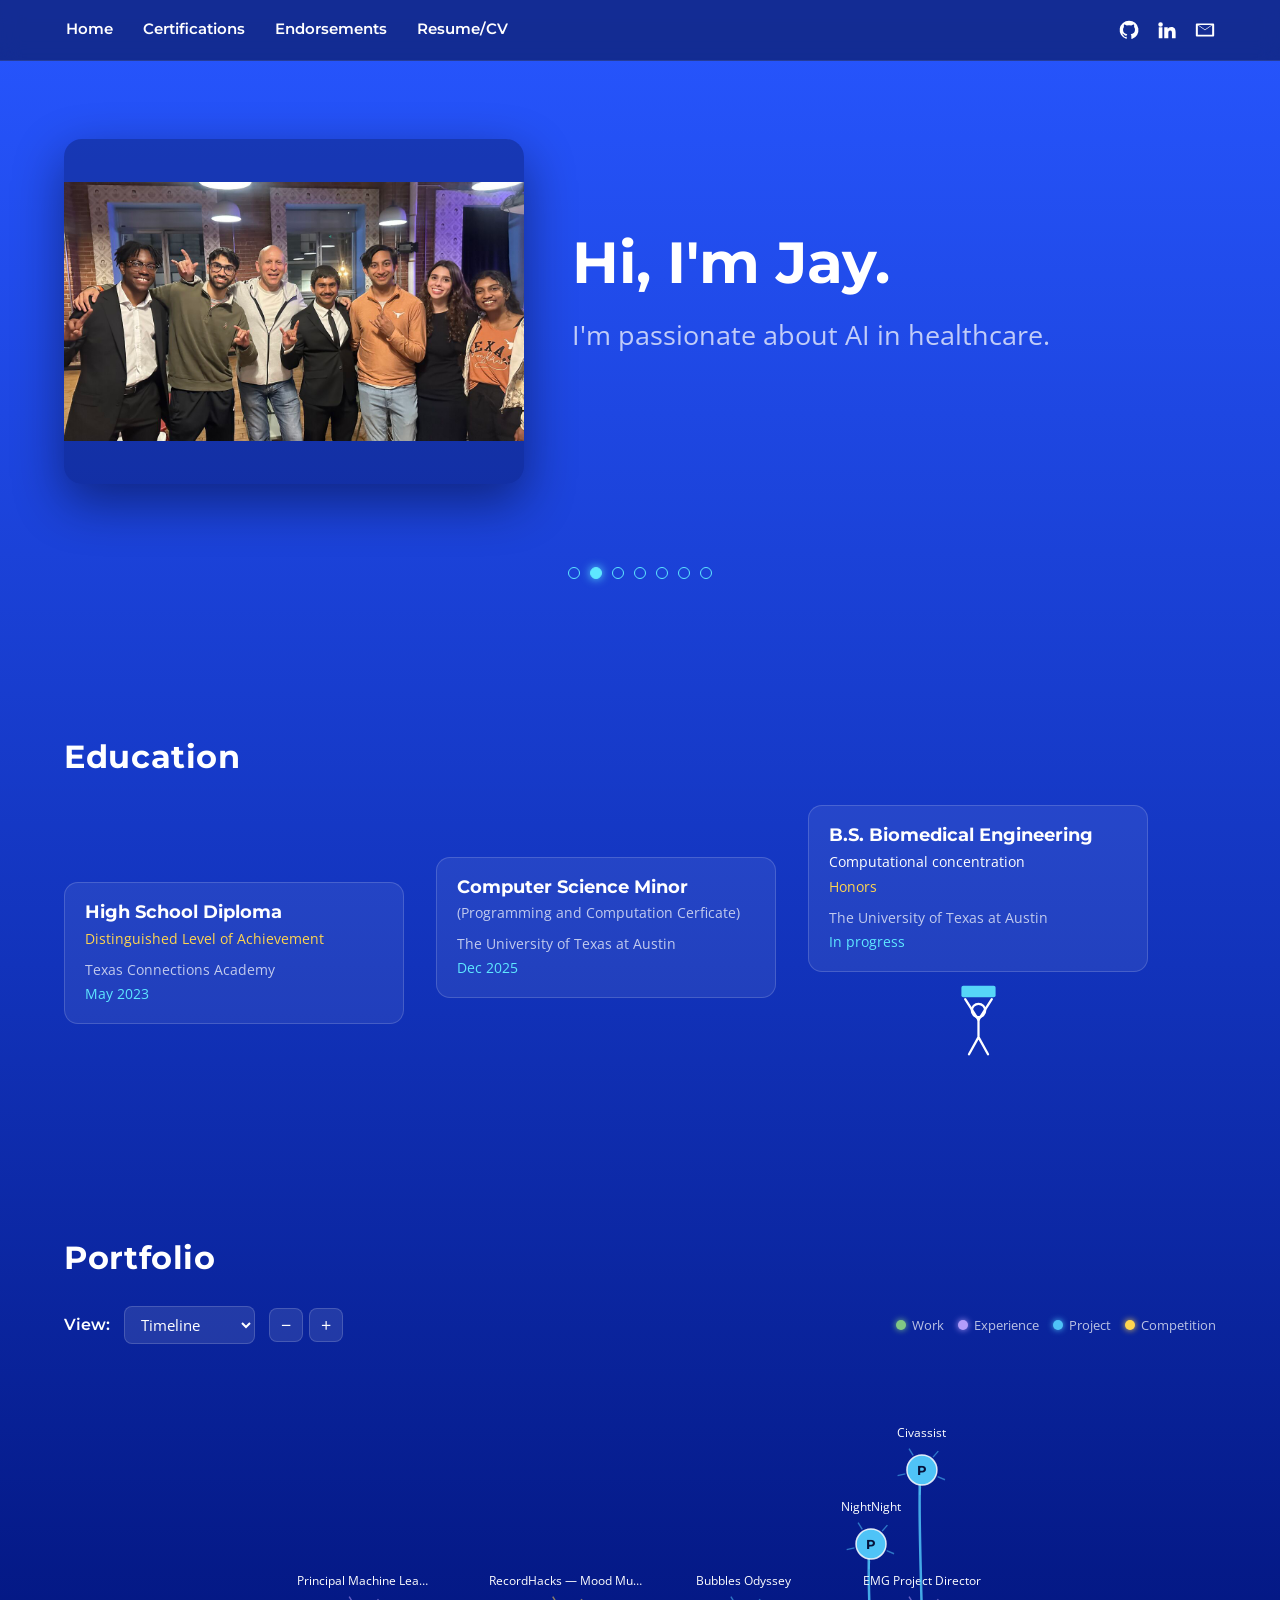
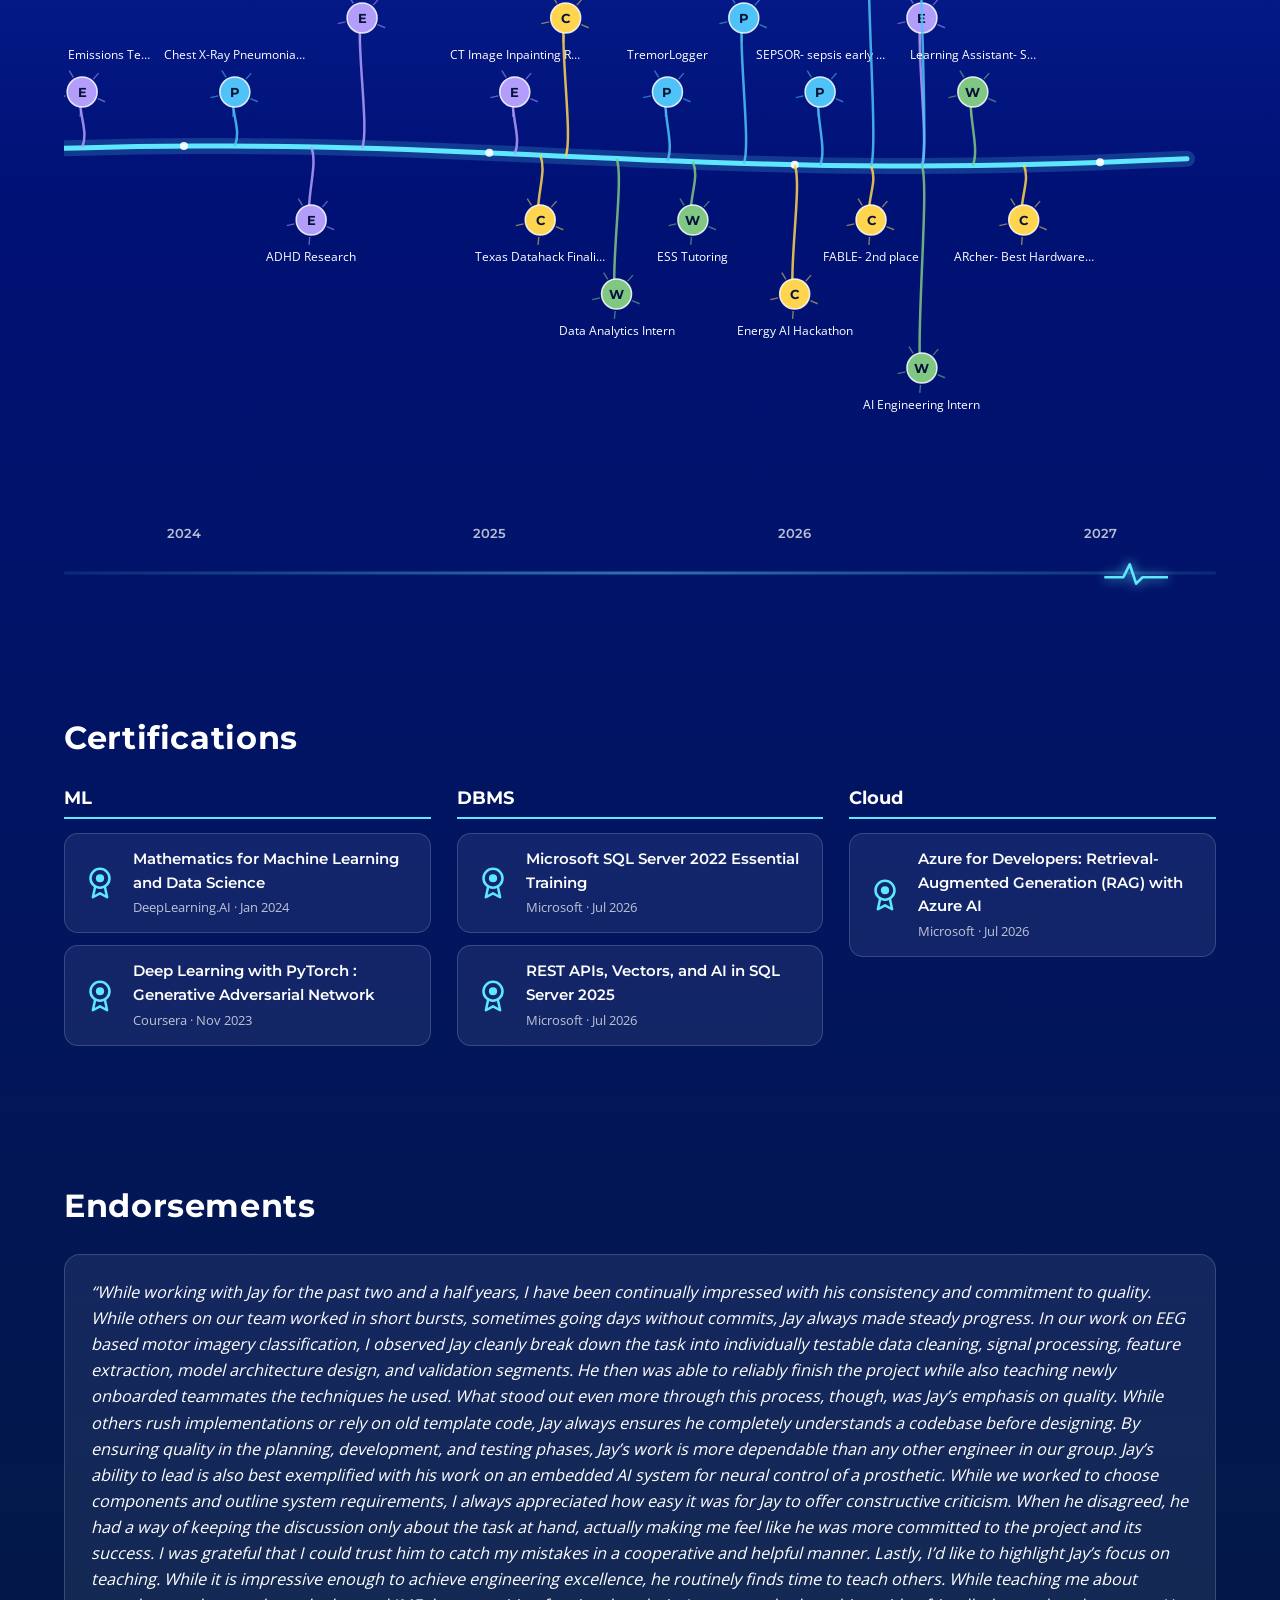
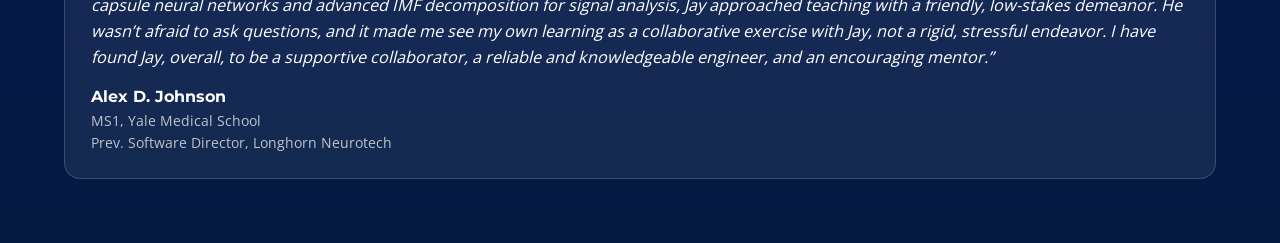
<file: index.html>
<!DOCTYPE html>
<html lang="en">
<head>
  <meta charset="UTF-8">
  <meta name="viewport" content="width=device-width, initial-scale=1.0">
  <meta name="description" content="Jay Damodaran — biomedical engineer portfolio: projects, research, work experience, certifications, and endorsements.">
  <title>Jay Damodaran — Biomedical Engineer</title>

  <!-- All assets are local (vendored) — no third-party runtime requests. -->
  <link rel="stylesheet" href="lib/fonts/fonts.css">
  <link rel="stylesheet" href="css/styles.css">
  <!-- Vendored markdown parser (lib/marked.min.js); loaded before the modules use it. -->
  <script src="lib/marked.min.js"></script>
</head>
<body>

  <!-- ============================================================ -->
  <!-- Sticky top navigation                                         -->
  <!-- ============================================================ -->
  <!-- Full-width bar carries the background; .nav-inner centers the content. -->
  <nav class="top-nav">
    <div class="nav-inner">
    <!-- Hamburger (mobile only): toggles the .nav-links dropdown -->
    <button id="nav-toggle" class="nav-toggle" aria-label="Menu" aria-expanded="false" aria-controls="nav-links">
      <svg viewBox="0 0 24 24" class="nav-icon"><path d="M3 6h18M3 12h18M3 18h18" stroke="currentColor" stroke-width="2" stroke-linecap="round"/></svg>
    </button>
    <div class="nav-links" id="nav-links">
      <a href="#hero">Home</a>
      <a href="#certifications">Certifications</a>
      <a href="#endorsements">Endorsements</a>
      <a href="docs.html">Resume/CV</a>
    </div>
    <div class="nav-icons">
      <!-- TODO(Jay): replace the three placeholder URLs/email below -->
      <a href="https://github.com/Jay-Damodaran" target="_blank" rel="noopener" aria-label="GitHub">
        <svg viewBox="0 0 24 24" class="nav-icon"><path d="M12 1.8a10.2 10.2 0 0 0-3.22 19.88c.51.1.7-.22.7-.49v-1.72c-2.84.62-3.44-1.37-3.44-1.37-.46-1.18-1.13-1.49-1.13-1.49-.93-.63.07-.62.07-.62 1.03.07 1.57 1.05 1.57 1.05.91 1.56 2.39 1.11 2.97.85.09-.66.36-1.11.65-1.37-2.27-.26-4.65-1.13-4.65-5.04 0-1.11.4-2.02 1.05-2.74-.1-.26-.45-1.3.1-2.7 0 0 .86-.28 2.8 1.05a9.73 9.73 0 0 1 5.1 0c1.95-1.33 2.8-1.05 2.8-1.05.56 1.4.21 2.44.1 2.7.65.72 1.05 1.63 1.05 2.74 0 3.92-2.39 4.78-4.66 5.03.37.32.69.94.69 1.9v2.81c0 .27.18.6.7.49A10.2 10.2 0 0 0 12 1.8z" fill="currentColor"/></svg>
      </a>
      <a href="https://www.linkedin.com/in/jaydamobme/" target="_blank" rel="noopener" aria-label="LinkedIn">
        <svg viewBox="0 0 24 24" class="nav-icon"><path d="M4.98 3.5a2.5 2.5 0 1 1 0 5 2.5 2.5 0 0 1 0-5zM3 9h4v12H3zM9 9h3.8v1.7h.05c.53-1 1.83-2.06 3.77-2.06 4.03 0 4.78 2.65 4.78 6.1V21h-4v-5.5c0-1.31-.02-3-1.83-3-1.83 0-2.11 1.43-2.11 2.9V21H9z" fill="currentColor"/></svg>
      </a>
      <a href="mailto:jay.damo2021@gmail.com" aria-label="Email">
        <svg viewBox="0 0 24 24" class="nav-icon"><path d="M3 5h18a1 1 0 0 1 1 1v12a1 1 0 0 1-1 1H3a1 1 0 0 1-1-1V6a1 1 0 0 1 1-1zm9 7.3L4.2 6.8v10.4h15.6V6.8L12 12.3zM4.9 6.5l7.1 5 7.1-5H4.9z" fill="currentColor"/></svg>
      </a>
    </div>
    </div><!-- /.nav-inner -->
  </nav>

  <!-- ============================================================ -->
  <!-- 1. Hero — photos + statements cycle in sync; tracker bubbles  -->
  <!--    sit at the bottom, centered under both columns             -->
  <!-- ============================================================ -->
  <section id="hero" class="hero">
    <div id="hero-photos" class="hero-photos" aria-label="Photos of Jay"></div>
    <div class="hero-text">
      <h1>Hi, I'm Jay.</h1>
      <p id="hero-statement" class="hero-statement"></p>
    </div>
    <div id="hero-bubbles" class="hero-bubbles" aria-label="Statement tracker"></div>
  </section>

  <!-- ============================================================ -->
  <!-- 2. Education — animated step-by-step reveal                   -->
  <!-- ============================================================ -->
  <section id="education" class="section">
    <h2 class="section-title">Education</h2>
    <div id="education-steps" class="education-steps"><!-- filled by main.js --></div>
  </section>

  <!-- ============================================================ -->
  <!-- 3. Portfolio — Timeline / List / Detailed List                -->
  <!-- ============================================================ -->
  <section id="portfolio" class="section">
    <h2 class="section-title">Portfolio</h2>

    <div class="portfolio-toolbar">
      <label class="view-label" for="portfolio-view-select">View:</label>
      <select id="portfolio-view-select" class="view-select">
        <option value="timeline" selected>Timeline</option>
        <option value="list">List</option>
        <option value="detailed">Detailed List</option>
      </select>

      <!-- Zoom controls apply to the Timeline view (Ctrl+scroll also zooms). -->
      <div class="tl-zoom-controls">
        <button id="tl-zoom-out" class="tl-zoom-btn" aria-label="Zoom out">−</button>
        <button id="tl-zoom-in" class="tl-zoom-btn" aria-label="Zoom in">+</button>
      </div>

      <!-- Color legend for node types -->
      <div class="tl-legend" role="list" aria-label="Item type color legend">
        <span class="legend-item" style="--type-color:#81c784">Work</span>
        <span class="legend-item" style="--type-color:#b39dfb">Experience</span>
        <span class="legend-item" style="--type-color:#4fc3f7">Project</span>
        <span class="legend-item" style="--type-color:#ffd54f">Competition</span>
      </div>
    </div>

    <!-- Timeline view (default): nervous-system nerve with branching events -->
    <div id="view-timeline" class="portfolio-view">
      <div id="timeline-scroll" class="timeline-scroll">
        <div id="timeline-svg-host" class="timeline-svg-host"><!-- SVG injected by portfolio.js --></div>
      </div>
      <!-- Custom scrollbar: nerve track + action-potential spike thumb -->
      <div id="ap-scrollbar" class="ap-scrollbar">
        <div class="ap-track"></div>
        <div class="ap-thumb" tabindex="0" role="slider" aria-label="Scroll timeline"
             aria-orientation="horizontal">
          <svg viewBox="0 0 60 24" class="ap-spike">
            <path d="M0 16 L18 16 L24 4 L30 22 L36 16 L60 16" fill="none" stroke="currentColor" stroke-width="2.5" stroke-linejoin="round"/>
          </svg>
        </div>
      </div>
    </div>

    <!-- List view: squircle cards, grouped by type -->
    <div id="view-list" class="portfolio-view" hidden><!-- filled by portfolio.js --></div>

    <!-- Detailed List view: full detail blocks down the page -->
    <div id="view-detailed" class="portfolio-view" hidden><!-- filled by portfolio.js --></div>
  </section>

  <!-- ============================================================ -->
  <!-- 4. Certifications                                             -->
  <!-- ============================================================ -->
  <section id="certifications" class="section">
    <h2 class="section-title">Certifications</h2>
    <div id="cert-columns" class="cert-columns"><!-- filled by portfolio.js --></div>
  </section>

  <!-- ============================================================ -->
  <!-- 5. Endorsements                                               -->
  <!-- ============================================================ -->
  <section id="endorsements" class="section">
    <h2 class="section-title">Endorsements</h2>
    <div id="endorsement-cards" class="endorsement-cards"><!-- filled by portfolio.js --></div>
  </section>

  <!-- ============================================================ -->
  <!-- Shared detail-card modal (used by Timeline and List views)    -->
  <!-- ============================================================ -->
  <div id="detail-modal" class="modal-overlay" aria-hidden="true" role="dialog" aria-modal="true">
    <div class="modal-card">
      <button class="modal-close" aria-label="Close">×</button>
      <div class="modal-body"><!-- shared detail renderer output --></div>
    </div>
  </div>

  <script type="module" src="js/main.js"></script>
</body>
</html>
</file>
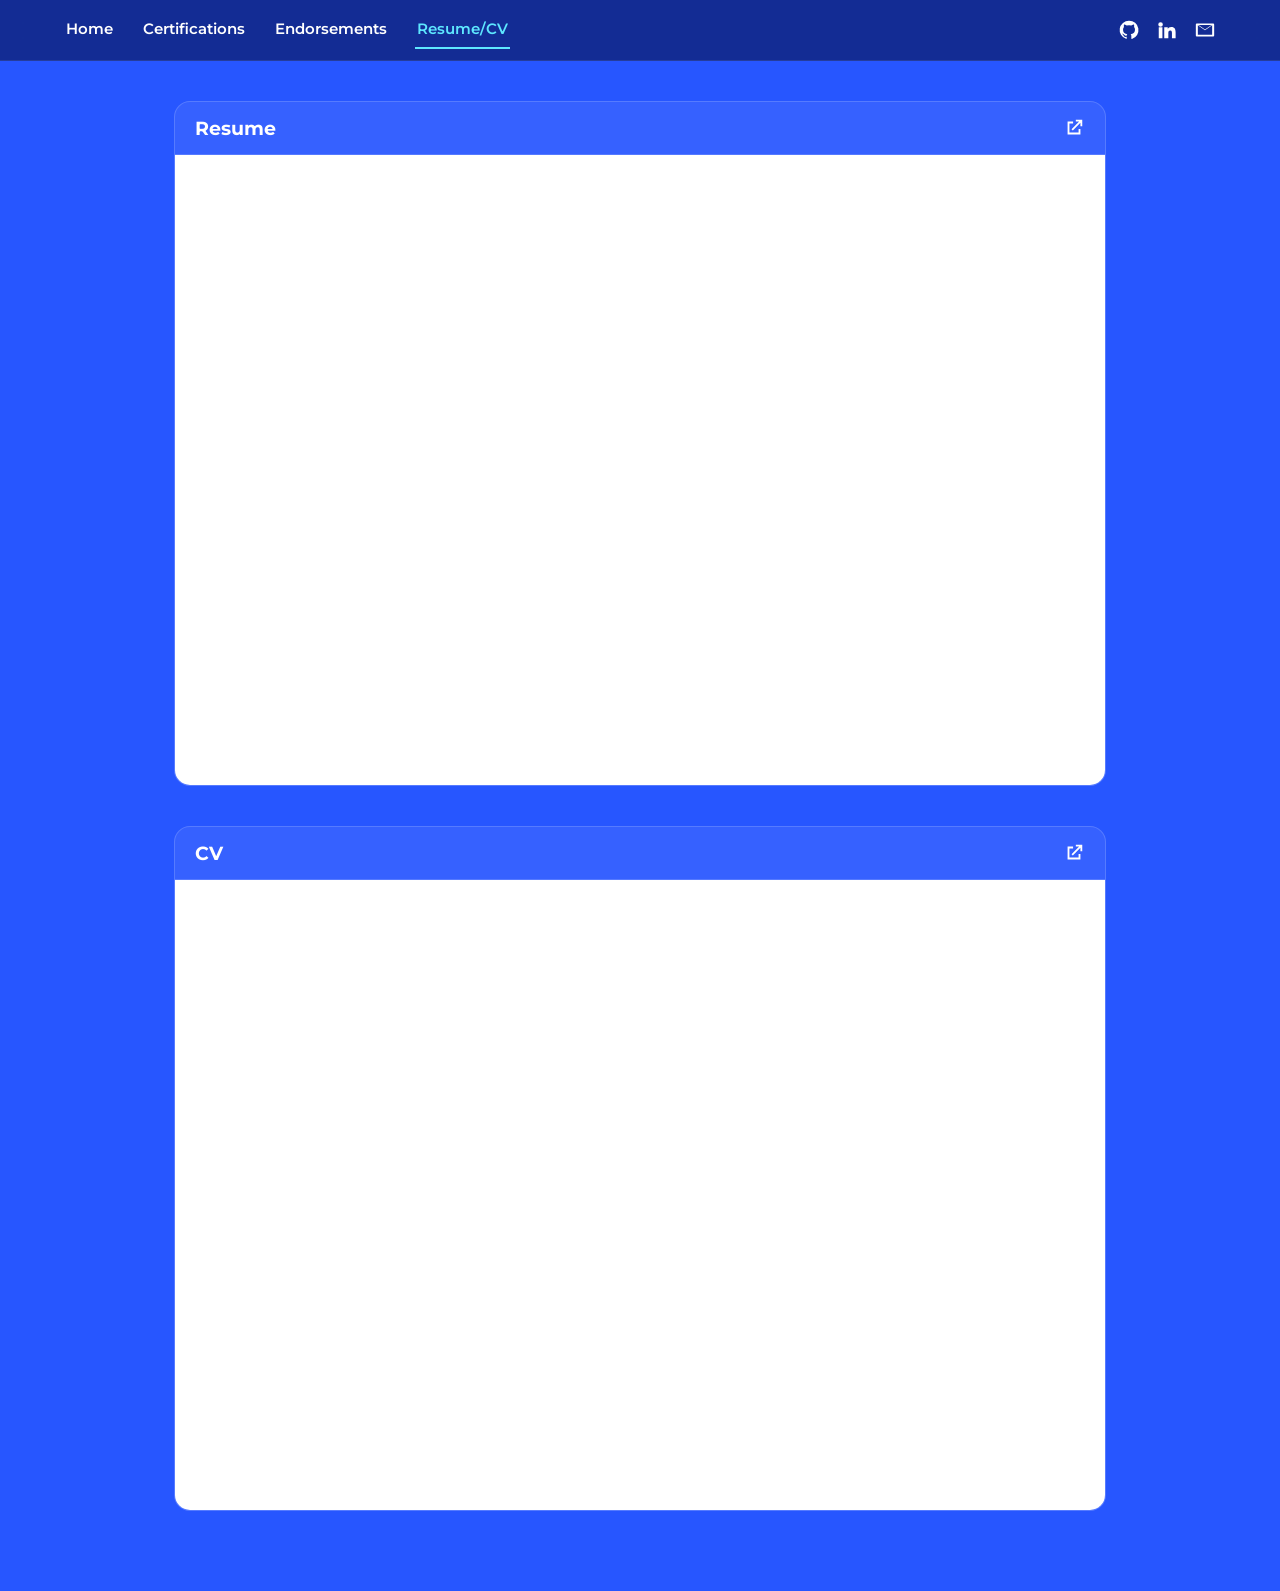
<file: docs.html>
<!DOCTYPE html>
<html lang="en">
<head>
  <meta charset="UTF-8">
  <meta name="viewport" content="width=device-width, initial-scale=1.0">
  <meta name="description" content="Jay Damodaran — resume and CV.">
  <title>Jay Damodaran — Resume &amp; CV</title>
  <link rel="stylesheet" href="lib/fonts/fonts.css">
  <link rel="stylesheet" href="css/styles.css">
</head>
<body class="docs-page">

  <!-- Same sticky nav as the home page; section links point back to index.html -->
  <!-- Full-width bar carries the background; .nav-inner centers the content.
       Section links use full index.html#... paths so they work from this page. -->
  <nav class="top-nav">
    <div class="nav-inner">
    <!-- Hamburger (mobile only): toggles the .nav-links dropdown -->
    <button id="nav-toggle" class="nav-toggle" aria-label="Menu" aria-expanded="false" aria-controls="nav-links">
      <svg viewBox="0 0 24 24" class="nav-icon"><path d="M3 6h18M3 12h18M3 18h18" stroke="currentColor" stroke-width="2" stroke-linecap="round"/></svg>
    </button>
    <div class="nav-links" id="nav-links">
      <a href="index.html">Home</a>
      <a href="index.html#certifications">Certifications</a>
      <a href="index.html#endorsements">Endorsements</a>
      <a href="docs.html" class="active">Resume/CV</a>
    </div>
    <div class="nav-icons">
      <!-- TODO(Jay): replace the three placeholder URLs/email below -->
      <a href="https://github.com/Jay-Damodaran" target="_blank" rel="noopener" aria-label="GitHub">
        <svg viewBox="0 0 24 24" class="nav-icon"><path d="M12 1.8a10.2 10.2 0 0 0-3.22 19.88c.51.1.7-.22.7-.49v-1.72c-2.84.62-3.44-1.37-3.44-1.37-.46-1.18-1.13-1.49-1.13-1.49-.93-.63.07-.62.07-.62 1.03.07 1.57 1.05 1.57 1.05.91 1.56 2.39 1.11 2.97.85.09-.66.36-1.11.65-1.37-2.27-.26-4.65-1.13-4.65-5.04 0-1.11.4-2.02 1.05-2.74-.1-.26-.45-1.3.1-2.7 0 0 .86-.28 2.8 1.05a9.73 9.73 0 0 1 5.1 0c1.95-1.33 2.8-1.05 2.8-1.05.56 1.4.21 2.44.1 2.7.65.72 1.05 1.63 1.05 2.74 0 3.92-2.39 4.78-4.66 5.03.37.32.69.94.69 1.9v2.81c0 .27.18.6.7.49A10.2 10.2 0 0 0 12 1.8z" fill="currentColor"/></svg>
      </a>
      <a href="https://www.linkedin.com/in/jaydamobme/" target="_blank" rel="noopener" aria-label="LinkedIn">
        <svg viewBox="0 0 24 24" class="nav-icon"><path d="M4.98 3.5a2.5 2.5 0 1 1 0 5 2.5 2.5 0 0 1 0-5zM3 9h4v12H3zM9 9h3.8v1.7h.05c.53-1 1.83-2.06 3.77-2.06 4.03 0 4.78 2.65 4.78 6.1V21h-4v-5.5c0-1.31-.02-3-1.83-3-1.83 0-2.11 1.43-2.11 2.9V21H9z" fill="currentColor"/></svg>
      </a>
      <a href="mailto:jay.damo2021@gmail.com" aria-label="Email">
        <svg viewBox="0 0 24 24" class="nav-icon"><path d="M3 5h18a1 1 0 0 1 1 1v12a1 1 0 0 1-1 1H3a1 1 0 0 1-1-1V6a1 1 0 0 1 1-1zm9 7.3L4.2 6.8v10.4h15.6V6.8L12 12.3zM4.9 6.5l7.1 5 7.1-5H4.9z" fill="currentColor"/></svg>
      </a>
    </div>
    </div><!-- /.nav-inner -->
  </nav>

  <main class="docs-main">
    <!-- Resume: independently scrollable container with open-in-new-window icon -->
    <section class="doc-container">
      <header class="doc-header">
        <h2>Resume</h2>
        <a class="doc-open" href="assets/ML%20Resume.pdf" target="_blank" rel="noopener" aria-label="Open resume in a new window" title="Open in new window">
          <svg viewBox="0 0 24 24" class="doc-open-icon"><path d="M14 3h7v7h-2V6.4l-8.3 8.3-1.4-1.4L17.6 5H14V3zM5 5h6v2H7v10h10v-4h2v6H5V5z" fill="currentColor"/></svg>
        </a>
      </header>
      <div class="doc-scroll">
        <iframe src="assets/ML%20Resume.pdf" title="Resume PDF" class="doc-frame"></iframe>
      </div>
    </section>

    <!-- CV: same layout, second stacked container -->
    <section class="doc-container">
      <header class="doc-header">
        <h2>CV</h2>
        <a class="doc-open" href="assets/CV.pdf" target="_blank" rel="noopener" aria-label="Open CV in a new window" title="Open in new window">
          <svg viewBox="0 0 24 24" class="doc-open-icon"><path d="M14 3h7v7h-2V6.4l-8.3 8.3-1.4-1.4L17.6 5H14V3zM5 5h6v2H7v10h10v-4h2v6H5V5z" fill="currentColor"/></svg>
        </a>
      </header>
      <div class="doc-scroll">
        <iframe src="assets/CV.pdf" title="CV PDF" class="doc-frame"></iframe>
      </div>
    </section>
  </main>

  <!-- Shared nav behavior (hamburger menu); self-initializing module. -->
  <script type="module" src="js/nav.js"></script>
</body>
</html>
</file>
<file: lib/fonts/fonts.css>
/* cyrillic-ext */
@font-face {
  font-family: 'Montserrat';
  font-style: normal;
  font-weight: 600;
  font-display: swap;
  src: url(./JTUSjIg1_i6t8kCHKm459WRhyzbi.woff2) format('woff2');
  unicode-range: U+0460-052F, U+1C80-1C8A, U+20B4, U+2DE0-2DFF, U+A640-A69F, U+FE2E-FE2F;
}
/* cyrillic */
@font-face {
  font-family: 'Montserrat';
  font-style: normal;
  font-weight: 600;
  font-display: swap;
  src: url(./JTUSjIg1_i6t8kCHKm459W1hyzbi.woff2) format('woff2');
  unicode-range: U+0301, U+0400-045F, U+0490-0491, U+04B0-04B1, U+2116;
}
/* vietnamese */
@font-face {
  font-family: 'Montserrat';
  font-style: normal;
  font-weight: 600;
  font-display: swap;
  src: url(./JTUSjIg1_i6t8kCHKm459WZhyzbi.woff2) format('woff2');
  unicode-range: U+0102-0103, U+0110-0111, U+0128-0129, U+0168-0169, U+01A0-01A1, U+01AF-01B0, U+0300-0301, U+0303-0304, U+0308-0309, U+0323, U+0329, U+1EA0-1EF9, U+20AB;
}
/* latin-ext */
@font-face {
  font-family: 'Montserrat';
  font-style: normal;
  font-weight: 600;
  font-display: swap;
  src: url(./JTUSjIg1_i6t8kCHKm459Wdhyzbi.woff2) format('woff2');
  unicode-range: U+0100-02BA, U+02BD-02C5, U+02C7-02CC, U+02CE-02D7, U+02DD-02FF, U+0304, U+0308, U+0329, U+1D00-1DBF, U+1E00-1E9F, U+1EF2-1EFF, U+2020, U+20A0-20AB, U+20AD-20C0, U+2113, U+2C60-2C7F, U+A720-A7FF;
}
/* latin */
@font-face {
  font-family: 'Montserrat';
  font-style: normal;
  font-weight: 600;
  font-display: swap;
  src: url(./JTUSjIg1_i6t8kCHKm459Wlhyw.woff2) format('woff2');
  unicode-range: U+0000-00FF, U+0131, U+0152-0153, U+02BB-02BC, U+02C6, U+02DA, U+02DC, U+0304, U+0308, U+0329, U+2000-206F, U+20AC, U+2122, U+2191, U+2193, U+2212, U+2215, U+FEFF, U+FFFD;
}
/* cyrillic-ext */
@font-face {
  font-family: 'Montserrat';
  font-style: normal;
  font-weight: 700;
  font-display: swap;
  src: url(./JTUSjIg1_i6t8kCHKm459WRhyzbi.woff2) format('woff2');
  unicode-range: U+0460-052F, U+1C80-1C8A, U+20B4, U+2DE0-2DFF, U+A640-A69F, U+FE2E-FE2F;
}
/* cyrillic */
@font-face {
  font-family: 'Montserrat';
  font-style: normal;
  font-weight: 700;
  font-display: swap;
  src: url(./JTUSjIg1_i6t8kCHKm459W1hyzbi.woff2) format('woff2');
  unicode-range: U+0301, U+0400-045F, U+0490-0491, U+04B0-04B1, U+2116;
}
/* vietnamese */
@font-face {
  font-family: 'Montserrat';
  font-style: normal;
  font-weight: 700;
  font-display: swap;
  src: url(./JTUSjIg1_i6t8kCHKm459WZhyzbi.woff2) format('woff2');
  unicode-range: U+0102-0103, U+0110-0111, U+0128-0129, U+0168-0169, U+01A0-01A1, U+01AF-01B0, U+0300-0301, U+0303-0304, U+0308-0309, U+0323, U+0329, U+1EA0-1EF9, U+20AB;
}
/* latin-ext */
@font-face {
  font-family: 'Montserrat';
  font-style: normal;
  font-weight: 700;
  font-display: swap;
  src: url(./JTUSjIg1_i6t8kCHKm459Wdhyzbi.woff2) format('woff2');
  unicode-range: U+0100-02BA, U+02BD-02C5, U+02C7-02CC, U+02CE-02D7, U+02DD-02FF, U+0304, U+0308, U+0329, U+1D00-1DBF, U+1E00-1E9F, U+1EF2-1EFF, U+2020, U+20A0-20AB, U+20AD-20C0, U+2113, U+2C60-2C7F, U+A720-A7FF;
}
/* latin */
@font-face {
  font-family: 'Montserrat';
  font-style: normal;
  font-weight: 700;
  font-display: swap;
  src: url(./JTUSjIg1_i6t8kCHKm459Wlhyw.woff2) format('woff2');
  unicode-range: U+0000-00FF, U+0131, U+0152-0153, U+02BB-02BC, U+02C6, U+02DA, U+02DC, U+0304, U+0308, U+0329, U+2000-206F, U+20AC, U+2122, U+2191, U+2193, U+2212, U+2215, U+FEFF, U+FFFD;
}
/* cyrillic-ext */
@font-face {
  font-family: 'Open Sans';
  font-style: normal;
  font-weight: 400;
  font-stretch: 100%;
  font-display: swap;
  src: url(./memvYaGs126MiZpBA-UvWbX2vVnXBbObj2OVTSKmu1aB.woff2) format('woff2');
  unicode-range: U+0460-052F, U+1C80-1C8A, U+20B4, U+2DE0-2DFF, U+A640-A69F, U+FE2E-FE2F;
}
/* cyrillic */
@font-face {
  font-family: 'Open Sans';
  font-style: normal;
  font-weight: 400;
  font-stretch: 100%;
  font-display: swap;
  src: url(./memvYaGs126MiZpBA-UvWbX2vVnXBbObj2OVTSumu1aB.woff2) format('woff2');
  unicode-range: U+0301, U+0400-045F, U+0490-0491, U+04B0-04B1, U+2116;
}
/* greek-ext */
@font-face {
  font-family: 'Open Sans';
  font-style: normal;
  font-weight: 400;
  font-stretch: 100%;
  font-display: swap;
  src: url(./memvYaGs126MiZpBA-UvWbX2vVnXBbObj2OVTSOmu1aB.woff2) format('woff2');
  unicode-range: U+1F00-1FFF;
}
/* greek */
@font-face {
  font-family: 'Open Sans';
  font-style: normal;
  font-weight: 400;
  font-stretch: 100%;
  font-display: swap;
  src: url(./memvYaGs126MiZpBA-UvWbX2vVnXBbObj2OVTSymu1aB.woff2) format('woff2');
  unicode-range: U+0370-0377, U+037A-037F, U+0384-038A, U+038C, U+038E-03A1, U+03A3-03FF;
}
/* hebrew */
@font-face {
  font-family: 'Open Sans';
  font-style: normal;
  font-weight: 400;
  font-stretch: 100%;
  font-display: swap;
  src: url(./memvYaGs126MiZpBA-UvWbX2vVnXBbObj2OVTS2mu1aB.woff2) format('woff2');
  unicode-range: U+0307-0308, U+0590-05FF, U+200C-2010, U+20AA, U+25CC, U+FB1D-FB4F;
}
/* math */
@font-face {
  font-family: 'Open Sans';
  font-style: normal;
  font-weight: 400;
  font-stretch: 100%;
  font-display: swap;
  src: url(./memvYaGs126MiZpBA-UvWbX2vVnXBbObj2OVTVOmu1aB.woff2) format('woff2');
  unicode-range: U+0302-0303, U+0305, U+0307-0308, U+0310, U+0312, U+0315, U+031A, U+0326-0327, U+032C, U+032F-0330, U+0332-0333, U+0338, U+033A, U+0346, U+034D, U+0391-03A1, U+03A3-03A9, U+03B1-03C9, U+03D1, U+03D5-03D6, U+03F0-03F1, U+03F4-03F5, U+2016-2017, U+2034-2038, U+203C, U+2040, U+2043, U+2047, U+2050, U+2057, U+205F, U+2070-2071, U+2074-208E, U+2090-209C, U+20D0-20DC, U+20E1, U+20E5-20EF, U+2100-2112, U+2114-2115, U+2117-2121, U+2123-214F, U+2190, U+2192, U+2194-21AE, U+21B0-21E5, U+21F1-21F2, U+21F4-2211, U+2213-2214, U+2216-22FF, U+2308-230B, U+2310, U+2319, U+231C-2321, U+2336-237A, U+237C, U+2395, U+239B-23B7, U+23D0, U+23DC-23E1, U+2474-2475, U+25AF, U+25B3, U+25B7, U+25BD, U+25C1, U+25CA, U+25CC, U+25FB, U+266D-266F, U+27C0-27FF, U+2900-2AFF, U+2B0E-2B11, U+2B30-2B4C, U+2BFE, U+3030, U+FF5B, U+FF5D, U+1D400-1D7FF, U+1EE00-1EEFF;
}
/* symbols */
@font-face {
  font-family: 'Open Sans';
  font-style: normal;
  font-weight: 400;
  font-stretch: 100%;
  font-display: swap;
  src: url(./memvYaGs126MiZpBA-UvWbX2vVnXBbObj2OVTUGmu1aB.woff2) format('woff2');
  unicode-range: U+0001-000C, U+000E-001F, U+007F-009F, U+20DD-20E0, U+20E2-20E4, U+2150-218F, U+2190, U+2192, U+2194-2199, U+21AF, U+21E6-21F0, U+21F3, U+2218-2219, U+2299, U+22C4-22C6, U+2300-243F, U+2440-244A, U+2460-24FF, U+25A0-27BF, U+2800-28FF, U+2921-2922, U+2981, U+29BF, U+29EB, U+2B00-2BFF, U+4DC0-4DFF, U+FFF9-FFFB, U+10140-1018E, U+10190-1019C, U+101A0, U+101D0-101FD, U+102E0-102FB, U+10E60-10E7E, U+1D2C0-1D2D3, U+1D2E0-1D37F, U+1F000-1F0FF, U+1F100-1F1AD, U+1F1E6-1F1FF, U+1F30D-1F30F, U+1F315, U+1F31C, U+1F31E, U+1F320-1F32C, U+1F336, U+1F378, U+1F37D, U+1F382, U+1F393-1F39F, U+1F3A7-1F3A8, U+1F3AC-1F3AF, U+1F3C2, U+1F3C4-1F3C6, U+1F3CA-1F3CE, U+1F3D4-1F3E0, U+1F3ED, U+1F3F1-1F3F3, U+1F3F5-1F3F7, U+1F408, U+1F415, U+1F41F, U+1F426, U+1F43F, U+1F441-1F442, U+1F444, U+1F446-1F449, U+1F44C-1F44E, U+1F453, U+1F46A, U+1F47D, U+1F4A3, U+1F4B0, U+1F4B3, U+1F4B9, U+1F4BB, U+1F4BF, U+1F4C8-1F4CB, U+1F4D6, U+1F4DA, U+1F4DF, U+1F4E3-1F4E6, U+1F4EA-1F4ED, U+1F4F7, U+1F4F9-1F4FB, U+1F4FD-1F4FE, U+1F503, U+1F507-1F50B, U+1F50D, U+1F512-1F513, U+1F53E-1F54A, U+1F54F-1F5FA, U+1F610, U+1F650-1F67F, U+1F687, U+1F68D, U+1F691, U+1F694, U+1F698, U+1F6AD, U+1F6B2, U+1F6B9-1F6BA, U+1F6BC, U+1F6C6-1F6CF, U+1F6D3-1F6D7, U+1F6E0-1F6EA, U+1F6F0-1F6F3, U+1F6F7-1F6FC, U+1F700-1F7FF, U+1F800-1F80B, U+1F810-1F847, U+1F850-1F859, U+1F860-1F887, U+1F890-1F8AD, U+1F8B0-1F8BB, U+1F8C0-1F8C1, U+1F900-1F90B, U+1F93B, U+1F946, U+1F984, U+1F996, U+1F9E9, U+1FA00-1FA6F, U+1FA70-1FA7C, U+1FA80-1FA89, U+1FA8F-1FAC6, U+1FACE-1FADC, U+1FADF-1FAE9, U+1FAF0-1FAF8, U+1FB00-1FBFF;
}
/* vietnamese */
@font-face {
  font-family: 'Open Sans';
  font-style: normal;
  font-weight: 400;
  font-stretch: 100%;
  font-display: swap;
  src: url(./memvYaGs126MiZpBA-UvWbX2vVnXBbObj2OVTSCmu1aB.woff2) format('woff2');
  unicode-range: U+0102-0103, U+0110-0111, U+0128-0129, U+0168-0169, U+01A0-01A1, U+01AF-01B0, U+0300-0301, U+0303-0304, U+0308-0309, U+0323, U+0329, U+1EA0-1EF9, U+20AB;
}
/* latin-ext */
@font-face {
  font-family: 'Open Sans';
  font-style: normal;
  font-weight: 400;
  font-stretch: 100%;
  font-display: swap;
  src: url(./memvYaGs126MiZpBA-UvWbX2vVnXBbObj2OVTSGmu1aB.woff2) format('woff2');
  unicode-range: U+0100-02BA, U+02BD-02C5, U+02C7-02CC, U+02CE-02D7, U+02DD-02FF, U+0304, U+0308, U+0329, U+1D00-1DBF, U+1E00-1E9F, U+1EF2-1EFF, U+2020, U+20A0-20AB, U+20AD-20C0, U+2113, U+2C60-2C7F, U+A720-A7FF;
}
/* latin */
@font-face {
  font-family: 'Open Sans';
  font-style: normal;
  font-weight: 400;
  font-stretch: 100%;
  font-display: swap;
  src: url(./memvYaGs126MiZpBA-UvWbX2vVnXBbObj2OVTS-muw.woff2) format('woff2');
  unicode-range: U+0000-00FF, U+0131, U+0152-0153, U+02BB-02BC, U+02C6, U+02DA, U+02DC, U+0304, U+0308, U+0329, U+2000-206F, U+20AC, U+2122, U+2191, U+2193, U+2212, U+2215, U+FEFF, U+FFFD;
}
/* cyrillic-ext */
@font-face {
  font-family: 'Open Sans';
  font-style: normal;
  font-weight: 600;
  font-stretch: 100%;
  font-display: swap;
  src: url(./memvYaGs126MiZpBA-UvWbX2vVnXBbObj2OVTSKmu1aB.woff2) format('woff2');
  unicode-range: U+0460-052F, U+1C80-1C8A, U+20B4, U+2DE0-2DFF, U+A640-A69F, U+FE2E-FE2F;
}
/* cyrillic */
@font-face {
  font-family: 'Open Sans';
  font-style: normal;
  font-weight: 600;
  font-stretch: 100%;
  font-display: swap;
  src: url(./memvYaGs126MiZpBA-UvWbX2vVnXBbObj2OVTSumu1aB.woff2) format('woff2');
  unicode-range: U+0301, U+0400-045F, U+0490-0491, U+04B0-04B1, U+2116;
}
/* greek-ext */
@font-face {
  font-family: 'Open Sans';
  font-style: normal;
  font-weight: 600;
  font-stretch: 100%;
  font-display: swap;
  src: url(./memvYaGs126MiZpBA-UvWbX2vVnXBbObj2OVTSOmu1aB.woff2) format('woff2');
  unicode-range: U+1F00-1FFF;
}
/* greek */
@font-face {
  font-family: 'Open Sans';
  font-style: normal;
  font-weight: 600;
  font-stretch: 100%;
  font-display: swap;
  src: url(./memvYaGs126MiZpBA-UvWbX2vVnXBbObj2OVTSymu1aB.woff2) format('woff2');
  unicode-range: U+0370-0377, U+037A-037F, U+0384-038A, U+038C, U+038E-03A1, U+03A3-03FF;
}
/* hebrew */
@font-face {
  font-family: 'Open Sans';
  font-style: normal;
  font-weight: 600;
  font-stretch: 100%;
  font-display: swap;
  src: url(./memvYaGs126MiZpBA-UvWbX2vVnXBbObj2OVTS2mu1aB.woff2) format('woff2');
  unicode-range: U+0307-0308, U+0590-05FF, U+200C-2010, U+20AA, U+25CC, U+FB1D-FB4F;
}
/* math */
@font-face {
  font-family: 'Open Sans';
  font-style: normal;
  font-weight: 600;
  font-stretch: 100%;
  font-display: swap;
  src: url(./memvYaGs126MiZpBA-UvWbX2vVnXBbObj2OVTVOmu1aB.woff2) format('woff2');
  unicode-range: U+0302-0303, U+0305, U+0307-0308, U+0310, U+0312, U+0315, U+031A, U+0326-0327, U+032C, U+032F-0330, U+0332-0333, U+0338, U+033A, U+0346, U+034D, U+0391-03A1, U+03A3-03A9, U+03B1-03C9, U+03D1, U+03D5-03D6, U+03F0-03F1, U+03F4-03F5, U+2016-2017, U+2034-2038, U+203C, U+2040, U+2043, U+2047, U+2050, U+2057, U+205F, U+2070-2071, U+2074-208E, U+2090-209C, U+20D0-20DC, U+20E1, U+20E5-20EF, U+2100-2112, U+2114-2115, U+2117-2121, U+2123-214F, U+2190, U+2192, U+2194-21AE, U+21B0-21E5, U+21F1-21F2, U+21F4-2211, U+2213-2214, U+2216-22FF, U+2308-230B, U+2310, U+2319, U+231C-2321, U+2336-237A, U+237C, U+2395, U+239B-23B7, U+23D0, U+23DC-23E1, U+2474-2475, U+25AF, U+25B3, U+25B7, U+25BD, U+25C1, U+25CA, U+25CC, U+25FB, U+266D-266F, U+27C0-27FF, U+2900-2AFF, U+2B0E-2B11, U+2B30-2B4C, U+2BFE, U+3030, U+FF5B, U+FF5D, U+1D400-1D7FF, U+1EE00-1EEFF;
}
/* symbols */
@font-face {
  font-family: 'Open Sans';
  font-style: normal;
  font-weight: 600;
  font-stretch: 100%;
  font-display: swap;
  src: url(./memvYaGs126MiZpBA-UvWbX2vVnXBbObj2OVTUGmu1aB.woff2) format('woff2');
  unicode-range: U+0001-000C, U+000E-001F, U+007F-009F, U+20DD-20E0, U+20E2-20E4, U+2150-218F, U+2190, U+2192, U+2194-2199, U+21AF, U+21E6-21F0, U+21F3, U+2218-2219, U+2299, U+22C4-22C6, U+2300-243F, U+2440-244A, U+2460-24FF, U+25A0-27BF, U+2800-28FF, U+2921-2922, U+2981, U+29BF, U+29EB, U+2B00-2BFF, U+4DC0-4DFF, U+FFF9-FFFB, U+10140-1018E, U+10190-1019C, U+101A0, U+101D0-101FD, U+102E0-102FB, U+10E60-10E7E, U+1D2C0-1D2D3, U+1D2E0-1D37F, U+1F000-1F0FF, U+1F100-1F1AD, U+1F1E6-1F1FF, U+1F30D-1F30F, U+1F315, U+1F31C, U+1F31E, U+1F320-1F32C, U+1F336, U+1F378, U+1F37D, U+1F382, U+1F393-1F39F, U+1F3A7-1F3A8, U+1F3AC-1F3AF, U+1F3C2, U+1F3C4-1F3C6, U+1F3CA-1F3CE, U+1F3D4-1F3E0, U+1F3ED, U+1F3F1-1F3F3, U+1F3F5-1F3F7, U+1F408, U+1F415, U+1F41F, U+1F426, U+1F43F, U+1F441-1F442, U+1F444, U+1F446-1F449, U+1F44C-1F44E, U+1F453, U+1F46A, U+1F47D, U+1F4A3, U+1F4B0, U+1F4B3, U+1F4B9, U+1F4BB, U+1F4BF, U+1F4C8-1F4CB, U+1F4D6, U+1F4DA, U+1F4DF, U+1F4E3-1F4E6, U+1F4EA-1F4ED, U+1F4F7, U+1F4F9-1F4FB, U+1F4FD-1F4FE, U+1F503, U+1F507-1F50B, U+1F50D, U+1F512-1F513, U+1F53E-1F54A, U+1F54F-1F5FA, U+1F610, U+1F650-1F67F, U+1F687, U+1F68D, U+1F691, U+1F694, U+1F698, U+1F6AD, U+1F6B2, U+1F6B9-1F6BA, U+1F6BC, U+1F6C6-1F6CF, U+1F6D3-1F6D7, U+1F6E0-1F6EA, U+1F6F0-1F6F3, U+1F6F7-1F6FC, U+1F700-1F7FF, U+1F800-1F80B, U+1F810-1F847, U+1F850-1F859, U+1F860-1F887, U+1F890-1F8AD, U+1F8B0-1F8BB, U+1F8C0-1F8C1, U+1F900-1F90B, U+1F93B, U+1F946, U+1F984, U+1F996, U+1F9E9, U+1FA00-1FA6F, U+1FA70-1FA7C, U+1FA80-1FA89, U+1FA8F-1FAC6, U+1FACE-1FADC, U+1FADF-1FAE9, U+1FAF0-1FAF8, U+1FB00-1FBFF;
}
/* vietnamese */
@font-face {
  font-family: 'Open Sans';
  font-style: normal;
  font-weight: 600;
  font-stretch: 100%;
  font-display: swap;
  src: url(./memvYaGs126MiZpBA-UvWbX2vVnXBbObj2OVTSCmu1aB.woff2) format('woff2');
  unicode-range: U+0102-0103, U+0110-0111, U+0128-0129, U+0168-0169, U+01A0-01A1, U+01AF-01B0, U+0300-0301, U+0303-0304, U+0308-0309, U+0323, U+0329, U+1EA0-1EF9, U+20AB;
}
/* latin-ext */
@font-face {
  font-family: 'Open Sans';
  font-style: normal;
  font-weight: 600;
  font-stretch: 100%;
  font-display: swap;
  src: url(./memvYaGs126MiZpBA-UvWbX2vVnXBbObj2OVTSGmu1aB.woff2) format('woff2');
  unicode-range: U+0100-02BA, U+02BD-02C5, U+02C7-02CC, U+02CE-02D7, U+02DD-02FF, U+0304, U+0308, U+0329, U+1D00-1DBF, U+1E00-1E9F, U+1EF2-1EFF, U+2020, U+20A0-20AB, U+20AD-20C0, U+2113, U+2C60-2C7F, U+A720-A7FF;
}
/* latin */
@font-face {
  font-family: 'Open Sans';
  font-style: normal;
  font-weight: 600;
  font-stretch: 100%;
  font-display: swap;
  src: url(./memvYaGs126MiZpBA-UvWbX2vVnXBbObj2OVTS-muw.woff2) format('woff2');
  unicode-range: U+0000-00FF, U+0131, U+0152-0153, U+02BB-02BC, U+02C6, U+02DA, U+02DC, U+0304, U+0308, U+0329, U+2000-206F, U+20AC, U+2122, U+2191, U+2193, U+2212, U+2215, U+FEFF, U+FFFD;
}
</file>
<file: css/styles.css>
/* ==================================================================
   styles.css — Jay's portfolio
   ------------------------------------------------------------------
   ORGANIZATION (search for the banner comments to jump around):
     1. THEME CONFIG (colors + fonts — edit here first)
     2. Base / reset
     3. Sticky top nav
     4. Hero
     5. Education step-reveal
     6. Portfolio toolbar + views
     7. Timeline (nervous-system SVG + action-potential scrollbar)
     8. List view (squircles)
     9. Detailed List view
    10. Shared detail card + modal
    11. Certifications
    12. Endorsements
    13. Docs page (resume / CV)
    14. Responsive rules
   ================================================================== */

/* ==================================================================
   1. THEME CONFIG — change colors/fonts here
   ------------------------------------------------------------------
   The page is one continuous blue gradient: day-sky blue at the top
   (hero) → deep "nervous system" blue for the timeline → near-night
   blue below (certs / endorsements). Sample colors from the design:
   #2756F5 (top), #001176 (timeline), #041A40 (bottom) — tuned slightly
   for smoother blending. Adjust the three gradient stops below.
   ================================================================== */
:root {
  /* --- background gradient stops (top → middle → bottom) ---
     Anchors per spec: #2756FF at the very top, #001176 at the timeline,
     #041A40 at the bottom. --bg-mid is only a blend stop for smoothness. */
  --bg-top:      #2756FF;   /* day-sky blue at the very top of the page */
  --bg-mid:      #1233bb;   /* blend stop behind education              */
  --bg-timeline: #001176;   /* deep nerve blue behind the timeline      */
  --bg-deep:     #041A40;   /* night blue behind certs/endorsements     */

  /* --- text + accents --- */
  --text:        #ffffff;
  --text-dim:    rgba(255, 255, 255, 0.72);
  --accent:      #5ee7ff;   /* electric cyan: nerve glow, links, focus */
  --card-bg:     rgba(255, 255, 255, 0.07);  /* translucent card fill  */
  --card-border: rgba(255, 255, 255, 0.16);

  /* --- portfolio item type colors (keep in sync with TYPE_CONFIG in
         js/portfolio.js if you change them) --- */
  --type-project:     #4fc3f7;
  --type-competition: #ffd54f;
  --type-work:        #81c784;
  --type-experience:  #b39dfb;

  /* --- fonts (vendored in lib/fonts/) ---
     Headings: Montserrat.  Body: Open Sans.
     To switch (e.g. to Futura PT), vendor the font files and change
     these two variables. */
  --font-heading: 'Montserrat', 'Segoe UI', sans-serif;
  --font-body:    'Open Sans', 'Segoe UI', sans-serif;

  --nav-height: 60px;
}

/* ==================================================================
   2. Base / reset
   ================================================================== */
*, *::before, *::after { box-sizing: border-box; }

html { scroll-behavior: smooth; scroll-padding-top: calc(var(--nav-height) + 12px); }

body {
  margin: 0;
  color: var(--text);
  font-family: var(--font-body);
  line-height: 1.6;
  /* One gradient across the FULL DOCUMENT HEIGHT that scrolls with the
     content (no background-attachment: fixed — that pins it to the viewport
     and made every scroll position look the same). The page gets darker as
     you scroll: sky blue → nerve blue at the timeline → night at the bottom.
     Tune the % stops if sections move. */
  background: linear-gradient(
    180deg,
    var(--bg-top)      0%,
    var(--bg-mid)      28%,
    var(--bg-timeline) 52%,
    var(--bg-deep)     100%
  );
  /* Guard against any stray horizontal overflow exposing the page edge
     behind the sticky nav on mobile (clip doesn't break position:sticky). */
  overflow-x: clip;
}

h1, h2, h3, h4 { font-family: var(--font-heading); line-height: 1.25; }

a { color: var(--accent); }

img { max-width: 100%; }

button { font-family: inherit; cursor: pointer; }

.section {
  max-width: 1200px;
  margin: 0 auto;
  padding: 64px 24px;
}

.section-title {
  font-size: 2rem;
  margin: 0 0 28px;
  letter-spacing: 0.02em;
}

body.modal-open { overflow: hidden; } /* freeze page scroll behind popup */

/* ==================================================================
   3. Sticky top nav
   ================================================================== */
/* The bar itself spans the FULL viewport width at every breakpoint (it
   carries the background); .nav-inner holds and centers the content. */
.top-nav {
  position: sticky;
  top: 0;
  z-index: 100;
  width: 100%;
  background: rgba(4, 12, 60, 0.55);      /* translucent over the gradient */
  backdrop-filter: blur(10px);
  border-bottom: 1px solid rgba(255, 255, 255, 0.08);
}

.nav-inner {
  max-width: 1200px;
  margin: 0 auto;
  height: var(--nav-height);
  display: flex;
  align-items: center;
  justify-content: space-between;
  padding: 0 24px;
}

/* Hamburger toggle — hidden on desktop, shown ≤768px (see responsive). */
.nav-toggle {
  display: none;
  width: 40px;
  height: 40px;
  align-items: center;
  justify-content: center;
  color: var(--text);
  background: none;
  border: none;
  padding: 0;
}
.nav-toggle .nav-icon { width: 26px; height: 26px; }

.nav-links { display: flex; gap: 26px; }

.nav-links a {
  font-family: var(--font-heading);
  font-weight: 600;
  font-size: 0.95rem;
  color: var(--text);
  text-decoration: none;
  padding: 6px 2px;
  border-bottom: 2px solid transparent;
  transition: border-color 0.2s, color 0.2s;
}
.nav-links a:hover, .nav-links a.active { color: var(--accent); border-color: var(--accent); }

.nav-icons { display: flex; gap: 16px; align-items: center; }
.nav-icons a { color: var(--text); transition: color 0.2s, transform 0.2s; }
.nav-icons a:hover { color: var(--accent); transform: translateY(-2px); }
.nav-icon { width: 22px; height: 22px; display: block; }

/* ==================================================================
   4. Hero — rotating photos (left) + cycling statements (right)
   ================================================================== */
.hero {
  max-width: 1200px;
  margin: 0 auto;
  padding: 64px 24px 80px;
  display: grid;
  grid-template-columns: minmax(280px, 460px) 1fr;
  gap: 48px;
  align-items: center;
  min-height: 68vh;
}

.hero-photos {
  position: relative;
  aspect-ratio: 4 / 3;
  border-radius: 18px;
  overflow: hidden;
  box-shadow: 0 18px 50px rgba(0, 0, 20, 0.45);
  background: rgba(0, 10, 60, 0.35); /* fills the letterbox bars around photos
                                        that aren't 4:3 */
}

.hero-photo {
  position: absolute;
  inset: 0;
  width: 100%;
  height: 100%;
  /* contain = show the whole photo (letterboxed if its shape isn't 4:3).
     Change to `cover` to fill the frame edge-to-edge (crops the edges). */
  object-fit: contain;
  opacity: 0;
  transition: opacity 0.9s ease;   /* cross-fade between photos */
}
.hero-photo.active { opacity: 1; }

.hero-text h1 { font-size: clamp(2.4rem, 5vw, 3.6rem); margin: 0 0 14px; }

.hero-statement {
  font-size: clamp(1.2rem, 2.6vw, 1.7rem);
  color: var(--text-dim);
  min-height: 2.4em;                /* keeps layout stable while cycling */
  margin: 0 0 18px;
  transition: opacity 0.25s ease;
}
.hero-statement.fading { opacity: 0; }

/* Tracker bubbles: one dot per statement; the active one glows.
   Sits at the bottom of the hero, centered under BOTH columns. */
.hero-bubbles {
  grid-column: 1 / -1;
  display: flex;
  gap: 10px;
  justify-content: center;
  margin-top: 8px;
}
.bubble {
  width: 12px;
  height: 12px;
  border-radius: 50%;
  border: 1.5px solid var(--accent);
  background: transparent;
  padding: 0;
  transition: background 0.25s, box-shadow 0.25s;
}
.bubble.active {
  background: var(--accent);
  box-shadow: 0 0 10px var(--accent);
}

/* ==================================================================
   5. Education — sequential step reveal
   ------------------------------------------------------------------
   Steps sit on a rising "staircase". Each card fades/slides in one
   after another (delay driven by --step-index). The line figure
   lifting its credential stands under the CURRENT stage.
   ================================================================== */
.education-steps {
  display: flex;
  gap: 32px;
  align-items: flex-end;
  flex-wrap: wrap;
}

.edu-step {
  flex: 1 1 240px;
  max-width: 340px;
  opacity: 0;
  transform: translateY(28px);
  transition: opacity 0.6s ease, transform 0.6s ease;
  /* stagger: each step waits for the previous one */
  transition-delay: calc(var(--step-index) * 0.45s);
}
/* Rising staircase effect: later stages sit higher. */
.edu-step:nth-child(2) { margin-bottom: 26px; }
.edu-step:nth-child(3) { margin-bottom: 52px; }
.edu-step:nth-child(4) { margin-bottom: 78px; }

.education-steps.revealed .edu-step { opacity: 1; transform: translateY(0); }

.edu-card {
  background: var(--card-bg);
  border: 1px solid var(--card-border);
  border-radius: 14px;
  padding: 18px 20px;
}
.edu-title { margin: 0 0 4px; font-size: 1.1rem; }
.edu-subtitle { margin: 0 0 6px; color: var(--text-dim); font-size: 0.85rem; }
.edu-detail { margin: 2px 0; font-size: 0.9rem; }
.edu-honors { color: var(--type-competition); }
.edu-school { margin: 8px 0 2px; color: var(--text-dim); font-size: 0.9rem; }
.edu-date { margin: 0; font-size: 0.85rem; color: var(--accent); }

/* The credential-lifting figure below the current stage. */
.edu-figure { height: 76px; margin-top: 10px; text-align: center; }
.edu-figure-svg { height: 100%; }
.edu-figure-line { stroke: var(--text); stroke-width: 2.4; stroke-linecap: round; }
.edu-figure-credential { fill: var(--accent); opacity: 0.9; }
/* Figure pops in after its step's card. */
.education-steps.revealed .edu-figure-svg {
  animation: figure-pop 0.5s ease both;
  animation-delay: calc((var(--step-index, 3) + 2) * 0.45s);
}
@keyframes figure-pop {
  from { opacity: 0; transform: translateY(12px) scale(0.85); }
  to   { opacity: 1; transform: none; }
}

/* ==================================================================
   6. Portfolio toolbar + view containers
   ================================================================== */
.portfolio-toolbar {
  display: flex;
  align-items: center;
  gap: 14px;
  flex-wrap: wrap;
  margin-bottom: 22px;
}

.view-label { font-family: var(--font-heading); font-weight: 600; }

.view-select {
  font-family: var(--font-body);
  font-size: 0.95rem;
  color: var(--text);
  background: rgba(255, 255, 255, 0.1);
  border: 1px solid var(--card-border);
  border-radius: 8px;
  padding: 7px 12px;
}
.view-select option { color: #06123a; } /* readable in the native dropdown */

.tl-zoom-controls { display: flex; gap: 6px; }
.tl-zoom-btn {
  width: 34px;
  height: 34px;
  font-size: 1.15rem;
  color: var(--text);
  background: rgba(255, 255, 255, 0.1);
  border: 1px solid var(--card-border);
  border-radius: 8px;
  transition: background 0.2s;
}
.tl-zoom-btn:hover { background: rgba(94, 231, 255, 0.25); }

.tl-legend { display: flex; gap: 14px; margin-left: auto; flex-wrap: wrap; }
.legend-item {
  font-size: 0.8rem;
  color: var(--text-dim);
  display: inline-flex;
  align-items: center;
  gap: 6px;
}
.legend-item::before {
  content: '';
  width: 10px;
  height: 10px;
  border-radius: 50%;
  background: var(--type-color);
  box-shadow: 0 0 6px var(--type-color);
}

/* ==================================================================
   7. Timeline — nervous-system SVG
   ================================================================== */
.timeline-scroll {
  overflow-x: auto;
  overflow-y: hidden;
  scrollbar-width: none;              /* hide native bar (Firefox) —   */
}
.timeline-scroll::-webkit-scrollbar { display: none; } /* — and WebKit */
.timeline-scroll.vertical { overflow: visible; }  /* mobile: flows with page */

.timeline-svg-host { line-height: 0; }

/* Spinal cord: glow layer + bright core. */
.tl-cord {
  stroke: var(--accent);
  stroke-width: 5;
  fill: none;
  stroke-linecap: round;
}
.tl-cord-glow {
  stroke: var(--accent);
  stroke-width: 16;
  fill: none;
  opacity: 0.18;
  stroke-linecap: round;
}

.tl-year-tick { fill: #ffffff; opacity: 0.9; }
.tl-year-label {
  fill: var(--text-dim);
  font-family: var(--font-heading);
  font-size: 13px;
}

/* Event nodes: branch nerve + soma circle + glyph + label.
   Hover = shadow/scale ONLY (detail opens on click, never hover). */
.tl-node { cursor: pointer; outline: none; }
.tl-branch { stroke-width: 2.5; fill: none; opacity: 0.85; }
.tl-soma {
  stroke: rgba(255, 255, 255, 0.85);
  stroke-width: 1.5;
  transition: transform 0.18s ease, filter 0.18s ease;
  transform-box: fill-box;
  transform-origin: center;
}
.tl-node:hover .tl-soma,
.tl-node:focus-visible .tl-soma {
  transform: scale(1.25);
  filter: drop-shadow(0 0 10px var(--type-color));
}
.tl-glyph {
  fill: #06123a;
  font-family: var(--font-heading);
  font-weight: 700;
  font-size: 13px;
  pointer-events: none;
}
.tl-label {
  fill: var(--text);
  font-family: var(--font-body);
  font-size: 12.5px;
}

/* --- Action-potential scrollbar --------------------------------- */
.ap-scrollbar {
  position: relative;
  height: 34px;
  margin-top: 10px;
  touch-action: none;
}
.ap-scrollbar.hidden { display: none; }

/* The nerve track the spike travels along. */
.ap-track {
  position: absolute;
  left: 0; right: 0;
  top: 50%;
  height: 3px;
  transform: translateY(-50%);
  border-radius: 2px;
  background: linear-gradient(90deg,
    rgba(94, 231, 255, 0.1),
    rgba(94, 231, 255, 0.45),
    rgba(94, 231, 255, 0.1));
}

/* The draggable action-potential spike (thumb). */
.ap-thumb {
  position: absolute;
  top: 0;
  width: 64px;
  height: 34px;
  color: var(--accent);
  cursor: grab;
  filter: drop-shadow(0 0 6px var(--accent));
}
.ap-thumb:active { cursor: grabbing; }
.ap-spike { width: 100%; height: 100%; }

/* ==================================================================
   8. List view — squircle cards (title, role, timespan only)
   ================================================================== */
.list-group { margin-bottom: 34px; }

.group-heading {
  font-size: 1.25rem;
  margin: 0 0 14px;
  padding-left: 12px;
  border-left: 4px solid var(--type-color);
}

.squircle-grid {
  display: grid;
  grid-template-columns: repeat(auto-fill, minmax(230px, 1fr));
  gap: 14px;
}

.squircle {
  display: flex;
  flex-direction: column;
  gap: 3px;
  text-align: left;
  color: var(--text);
  background: var(--card-bg);
  border: 1px solid var(--card-border);
  border-left: 4px solid var(--type-color);
  border-radius: 22px;                /* the "squircle" rounding */
  padding: 14px 18px;
  transition: transform 0.18s ease, box-shadow 0.18s ease;
}
.squircle:hover {
  transform: translateY(-3px);
  box-shadow: 0 10px 26px rgba(0, 0, 20, 0.45);
}
.squircle-title { font-family: var(--font-heading); font-weight: 600; font-size: 0.98rem; }
.squircle-role { color: var(--text-dim); font-size: 0.85rem; }
.squircle-span { color: var(--accent); font-size: 0.8rem; }

/* ==================================================================
   9. Detailed List view — low-chrome document-style blocks
   ================================================================== */
.detailed-group { margin-bottom: 40px; }

.detail-block {
  padding: 22px 4px;
  border-bottom: 1px solid rgba(255, 255, 255, 0.12); /* subtle divider */
}
.detail-block:last-child { border-bottom: none; }

/* ==================================================================
   10. Shared detail card (modal popup + Detailed List blocks)
   ================================================================== */
.detail-header { margin-bottom: 10px; }

.type-badge {
  display: inline-block;
  font-family: var(--font-heading);
  font-size: 0.72rem;
  font-weight: 700;
  letter-spacing: 0.06em;
  text-transform: uppercase;
  color: #06123a;
  background: var(--type-color);
  border-radius: 999px;
  padding: 3px 10px;
  margin-bottom: 8px;
}

.detail-title { margin: 0 0 4px; font-size: 1.35rem; }
.detail-meta { margin: 0; color: var(--text-dim); }
.detail-timespan { margin: 2px 0 0; color: var(--accent); font-size: 0.9rem; }

.detail-image {
  border-radius: 12px;
  margin: 12px 0;
  max-height: 320px;
  object-fit: cover;
}

.detail-body { font-size: 0.97rem; }
.detail-body p { margin: 0.7em 0; }

.detail-links { display: flex; gap: 14px; flex-wrap: wrap; margin-top: 10px; }
.detail-link {
  font-family: var(--font-heading);
  font-weight: 600;
  font-size: 0.9rem;
  text-decoration: none;
  border: 1px solid var(--accent);
  border-radius: 999px;
  padding: 5px 14px;
  transition: background 0.2s;
}
.detail-link:hover { background: rgba(94, 231, 255, 0.18); }

.card-endorsement {
  margin: 14px 0 0;
  padding: 12px 16px;
  background: var(--card-bg);
  border-left: 3px solid var(--accent);
  border-radius: 8px;
  font-size: 0.92rem;
}
.card-endorsement footer { margin-top: 6px; color: var(--text-dim); font-size: 0.85rem; }

/* --- Modal (popup) --- */
.modal-overlay {
  position: fixed;
  inset: 0;
  z-index: 200;
  display: none;
  align-items: center;
  justify-content: center;
  padding: 24px;
  background: rgba(2, 6, 30, 0.7);
  backdrop-filter: blur(4px);
}
.modal-overlay.open { display: flex; }

.modal-card {
  position: relative;
  width: min(680px, 100%);
  max-height: 84vh;
  overflow-y: auto;
  background: linear-gradient(180deg, #0d1c6e, #081247);
  border: 1px solid var(--card-border);
  border-radius: 16px;
  padding: 28px 30px;
  box-shadow: 0 24px 70px rgba(0, 0, 15, 0.6);
  animation: modal-in 0.22s ease;
}
@keyframes modal-in {
  from { opacity: 0; transform: translateY(16px) scale(0.97); }
  to   { opacity: 1; transform: none; }
}

.modal-close {
  position: absolute;
  top: 12px;
  right: 14px;
  width: 34px;
  height: 34px;
  font-size: 1.3rem;
  line-height: 1;
  color: var(--text);
  background: rgba(255, 255, 255, 0.1);
  border: none;
  border-radius: 50%;
  transition: background 0.2s;
}
.modal-close:hover { background: rgba(255, 255, 255, 0.22); }

/* ==================================================================
   11. Certifications — ML / DBMS / Cloud columns
   ================================================================== */
.cert-columns {
  display: grid;
  grid-template-columns: repeat(auto-fit, minmax(240px, 1fr));
  gap: 26px;
}

.cert-category {
  font-size: 1.15rem;
  margin: 0 0 14px;
  padding-bottom: 8px;
  border-bottom: 2px solid var(--accent);
}

.cert-empty { color: var(--text-dim); font-style: italic; }

.cert-card {
  display: flex;
  gap: 14px;
  align-items: center;
  color: var(--text);
  text-decoration: none;
  background: var(--card-bg);
  border: 1px solid var(--card-border);
  border-radius: 14px;
  padding: 14px 16px;
  margin-bottom: 12px;
  transition: transform 0.18s ease, box-shadow 0.18s ease;
}
.cert-card:hover { transform: translateY(-3px); box-shadow: 0 10px 26px rgba(0, 0, 20, 0.45); }

.cert-icon { width: 38px; height: 38px; flex-shrink: 0; color: var(--accent); }
.cert-text { display: flex; flex-direction: column; gap: 2px; }
.cert-title { font-family: var(--font-heading); font-weight: 600; font-size: 0.93rem; }
.cert-meta { color: var(--text-dim); font-size: 0.82rem; }

/* ==================================================================
   12. Endorsements — quote cards
   ================================================================== */
.endorsement-cards {
  display: grid;
  grid-template-columns: repeat(auto-fit, minmax(280px, 1fr));
  gap: 22px;
}

.endorsement-card {
  margin: 0;
  background: var(--card-bg);
  border: 1px solid var(--card-border);
  border-radius: 16px;
  padding: 24px 26px;
}
.endorsement-card blockquote {
  margin: 0 0 14px;
  font-size: 1.02rem;
  font-style: italic;
}
.endorsement-card figcaption strong {
  display: block;
  font-family: var(--font-heading);
}
.endorsement-role { display: block; color: var(--text-dim); font-size: 0.85rem; }

/* ==================================================================
   13. Docs page — resume / CV stacked scrollable containers
   ================================================================== */
body.docs-page {
  /* Spec: solid day-sky blue for the whole docs page. */
  background: var(--bg-top);
}

.docs-main {
  max-width: 980px;
  margin: 0 auto;
  padding: 40px 24px 80px;
  display: flex;
  flex-direction: column;
  gap: 40px;
}

.doc-container {
  background: var(--card-bg);
  border: 1px solid var(--card-border);
  border-radius: 16px;
  overflow: hidden;
}

.doc-header {
  display: flex;
  align-items: center;
  justify-content: space-between;
  padding: 14px 20px;
  border-bottom: 1px solid var(--card-border);
}
.doc-header h2 { margin: 0; font-size: 1.2rem; }

.doc-open { color: var(--text); transition: color 0.2s, transform 0.2s; }
.doc-open:hover { color: var(--accent); transform: translateY(-2px); }
.doc-open-icon { width: 22px; height: 22px; display: block; }

/* Each document scrolls independently inside its container. */
.doc-scroll { height: 70vh; overflow-y: auto; background: #ffffff; }
.doc-frame { width: 100%; height: 100%; border: none; display: block; }

/* ==================================================================
   14. Responsive rules
   ================================================================== */
@media (max-width: 900px) {
  .hero { grid-template-columns: 1fr; gap: 30px; }
  .tl-legend { margin-left: 0; }
}

/* Respect the visitor's reduced-motion preference: disable decorative
   transitions/animations. JS also skips auto-cycling and the intro zoom. */
@media (prefers-reduced-motion: reduce) {
  html { scroll-behavior: auto; }
  .hero-photo, .hero-statement,
  .edu-step, .edu-figure-svg,
  .squircle, .cert-card, .tl-soma, .modal-card {
    transition: none !important;
    animation: none !important;
  }
  .education-steps .edu-step { transition-delay: 0s; }
}

@media (max-width: 768px) {
  /* Nav collapses to hamburger + icons; text links live in a dropdown. */
  .nav-toggle { display: flex; }
  .nav-links {
    display: none;
    position: absolute;
    top: var(--nav-height);
    left: 0;
    right: 0;
    flex-direction: column;
    gap: 0;
    background: rgba(4, 12, 60, 0.96);
    border-bottom: 1px solid rgba(255, 255, 255, 0.12);
    padding: 6px 0;
  }
  .nav-links.open { display: flex; }
  .nav-links a { padding: 13px 24px; border-bottom: none; }

  .section { padding: 44px 16px; }

  /* Education steps stack vertically as plain cards; staircase offsets and
     the credential-lifting figure are desktop-only. */
  .education-steps { flex-direction: column; align-items: stretch; }
  .edu-step:nth-child(n) { margin-bottom: 0; max-width: none; }
  .edu-figure { display: none; }

  /* Timeline switches to vertical orientation (built by portfolio.js);
     zoom controls don't apply there. */
  .tl-zoom-controls { display: none; }
}
</file>
